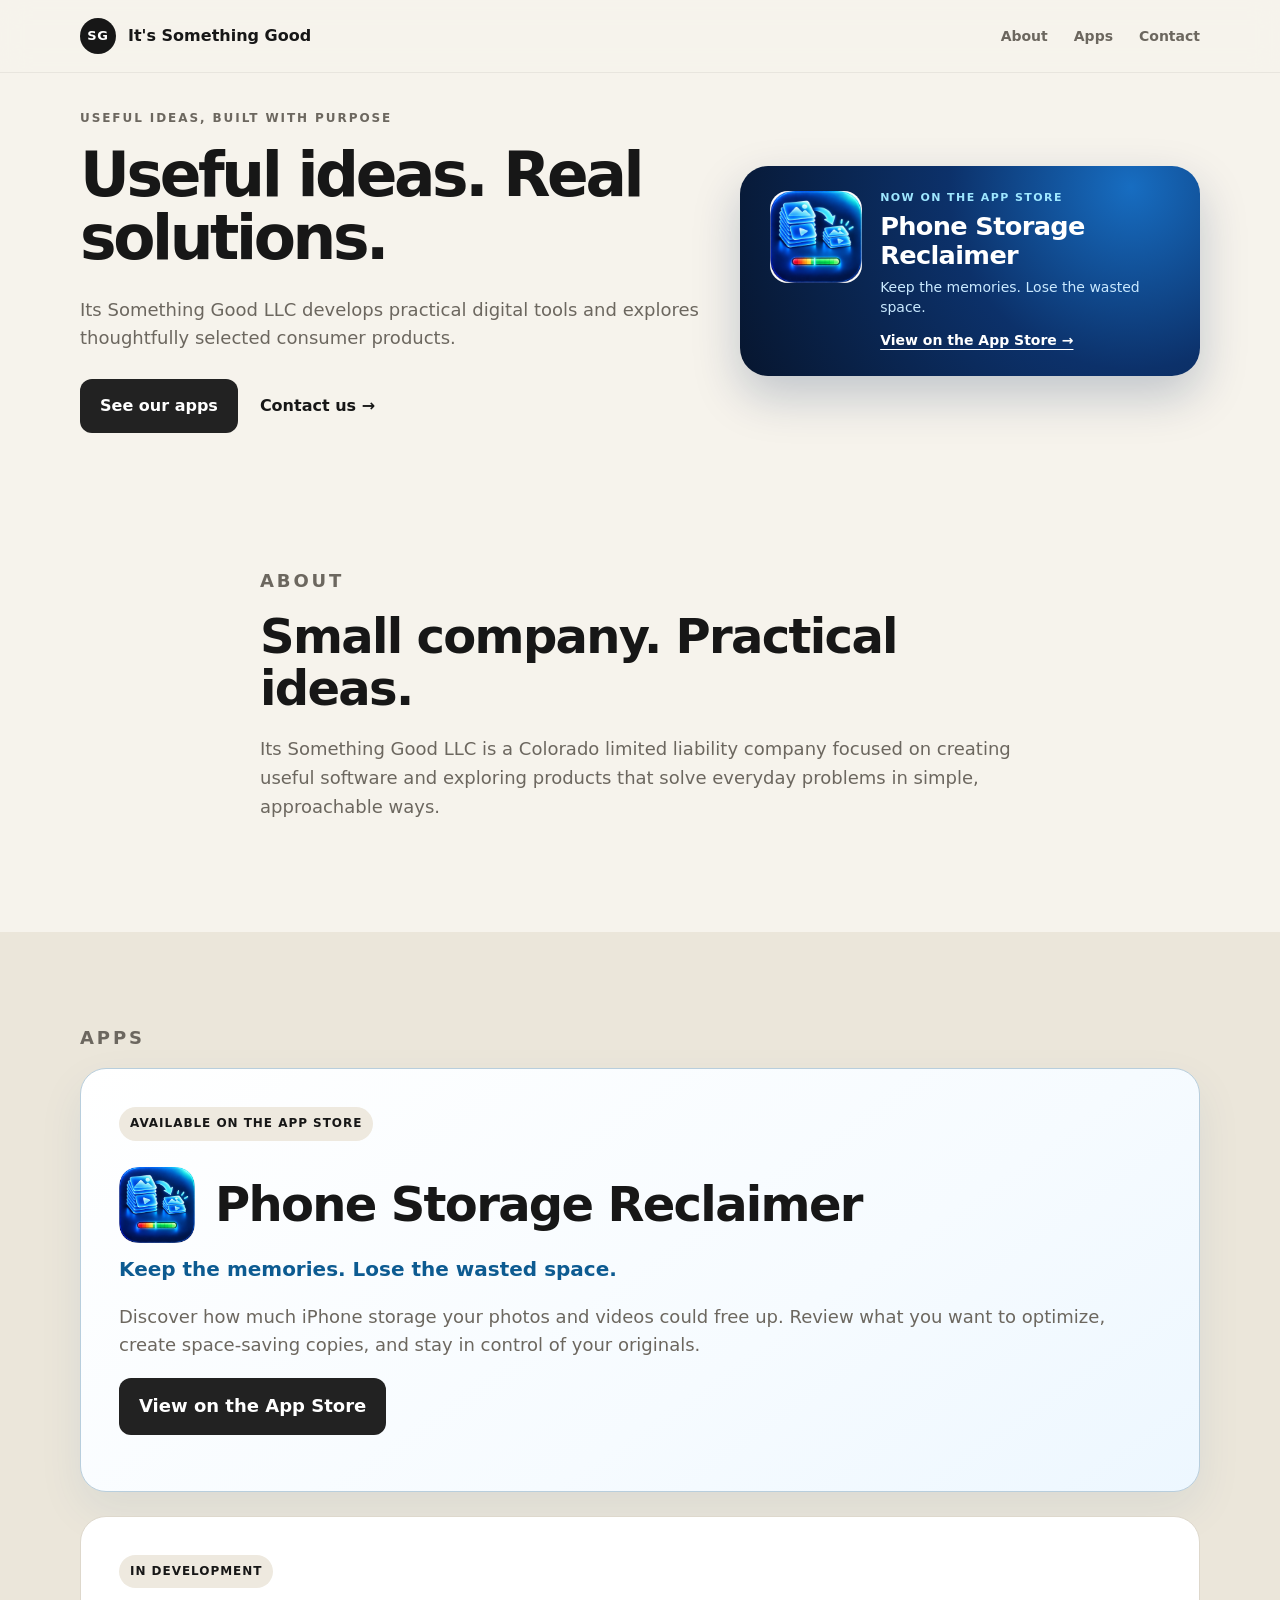
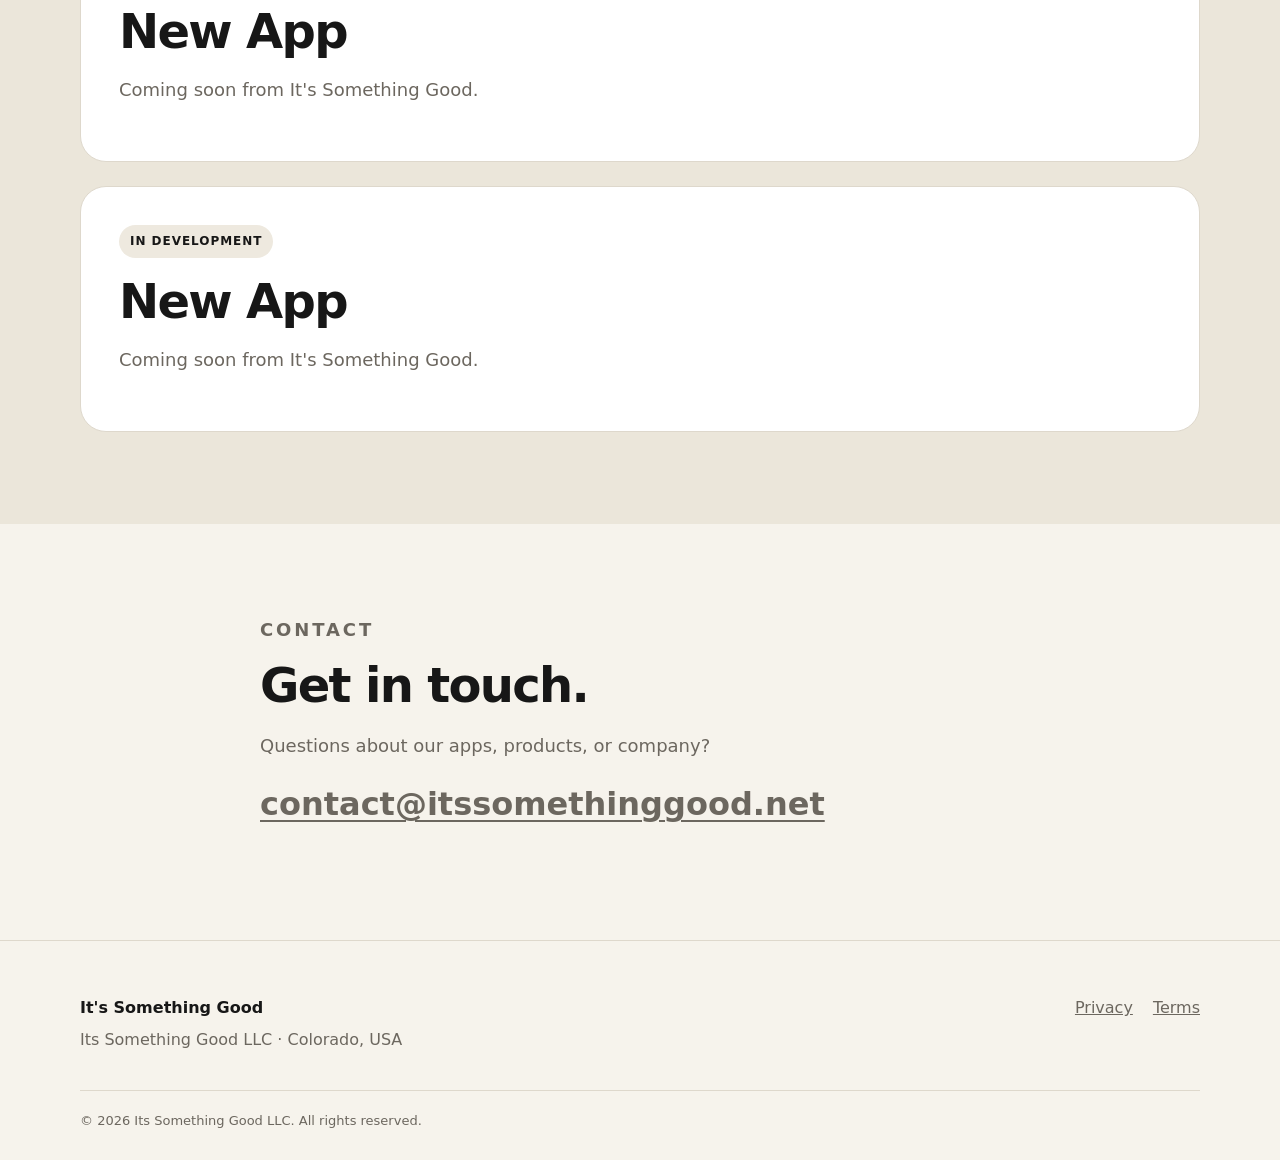
<file: index.html>
<!doctype html>
<html lang="en">
<head>
  <meta charset="utf-8">
  <meta name="viewport" content="width=device-width,initial-scale=1">
  <title>It's Something Good | Its Something Good LLC</title>
  <meta name="description" content="Its Something Good LLC develops practical digital tools and explores thoughtfully selected consumer products.">
  <link rel="icon" href="favicon.svg" type="image/svg+xml">
  <link rel="stylesheet" href="styles.css">
</head>
<body>
  <header class="site-header">
    <div class="wrap nav">
      <a class="brand" href="index.html" aria-label="It's Something Good home">
        <span class="mark">SG</span><span>It's Something Good</span>
      </a>
      <nav><a href="#about">About</a><a href="#apps">Apps</a><a href="#contact">Contact</a></nav>
    </div>
  </header>

  <main>
    <section class="hero">
      <div class="wrap hero-grid">
        <div>
          <p class="eyebrow">Useful ideas, built with purpose</p>
          <h1>Useful ideas. Real solutions.</h1>
          <p class="lede">Its Something Good LLC develops practical digital tools and explores thoughtfully selected consumer products.</p>
          <div class="actions">
            <a class="button" href="#apps">See our apps</a>
            <a class="text-link" href="#contact">Contact us →</a>
          </div>
        </div>
        <div class="hero-card launched-hero" aria-label="Phone Storage Reclaimer, now on the App Store">
          <img class="launched-icon" src="assets/phone-storage-reclaimer-icon.png" alt="Phone Storage Reclaimer app icon" width="116" height="116">
          <span class="hero-status">NOW ON THE APP STORE</span>
          <h2>Phone Storage Reclaimer</h2>
          <p>Keep the memories. Lose the wasted space.</p>
          <a class="hero-app-link" href="https://apps.apple.com/us/app/id6813633542" target="_blank" rel="noopener noreferrer">View on the App Store →</a>
        </div>
      </div>
    </section>

    <section id="about" class="section">
      <div class="wrap narrow">
        <p class="eyebrow">About</p>
        <h2>Small company. Practical ideas.</h2>
        <p>Its Something Good LLC is a Colorado limited liability company focused on creating useful software and exploring products that solve everyday problems in simple, approachable ways.</p>
      </div>
    </section>

    <section id="apps" class="section alt">
      <div class="wrap">
        <p class="eyebrow">Apps</p>
        <div class="project-list">
          <div class="project-card project-card-featured">
            <div>
              <span class="status">Available on the App Store</span>
              <div class="featured-app-heading"><img src="assets/phone-storage-reclaimer-icon.png" alt="Phone Storage Reclaimer icon" width="76" height="76"><h2>Phone Storage Reclaimer</h2></div>
              <p class="project-tagline">Keep the memories. Lose the wasted space.</p>
              <p>Discover how much iPhone storage your photos and videos could free up. Review what you want to optimize, create space-saving copies, and stay in control of your originals.</p>
              <p><a class="button" href="https://apps.apple.com/us/app/id6813633542" target="_blank" rel="noopener noreferrer" aria-label="Get Phone Storage Reclaimer on the Apple App Store">View on the App Store</a></p>
            </div>
          </div>
          <div class="project-card">
            <div>
              <span class="status">In development</span>
              <h2>New App</h2>
              <p>Coming soon from It's Something Good.</p>
            </div>
          </div>
          <div class="project-card">
            <div>
              <span class="status">In development</span>
              <h2>New App</h2>
              <p>Coming soon from It's Something Good.</p>
            </div>
          </div>
        </div>
      </div>
    </section>

    <section id="contact" class="section">
      <div class="wrap narrow">
        <p class="eyebrow">Contact</p>
        <h2>Get in touch.</h2>
        <p>Questions about our apps, products, or company?</p>
        <p><a class="email" href="mailto:contact@itssomethinggood.net">contact@itssomethinggood.net</a></p>
      </div>
    </section>
  </main>

  <footer>
    <div class="wrap footer-grid">
      <div><strong>It's Something Good</strong><p>Its Something Good LLC · Colorado, USA</p></div>
      <div class="footer-links"><a href="privacy.html">Privacy</a><a href="terms.html">Terms</a></div>
    </div>
    <div class="wrap copyright">© <span id="year"></span> Its Something Good LLC. All rights reserved.</div>
  </footer>
  <script>document.getElementById('year').textContent=new Date().getFullYear();</script>
</body>
</html>
</file>
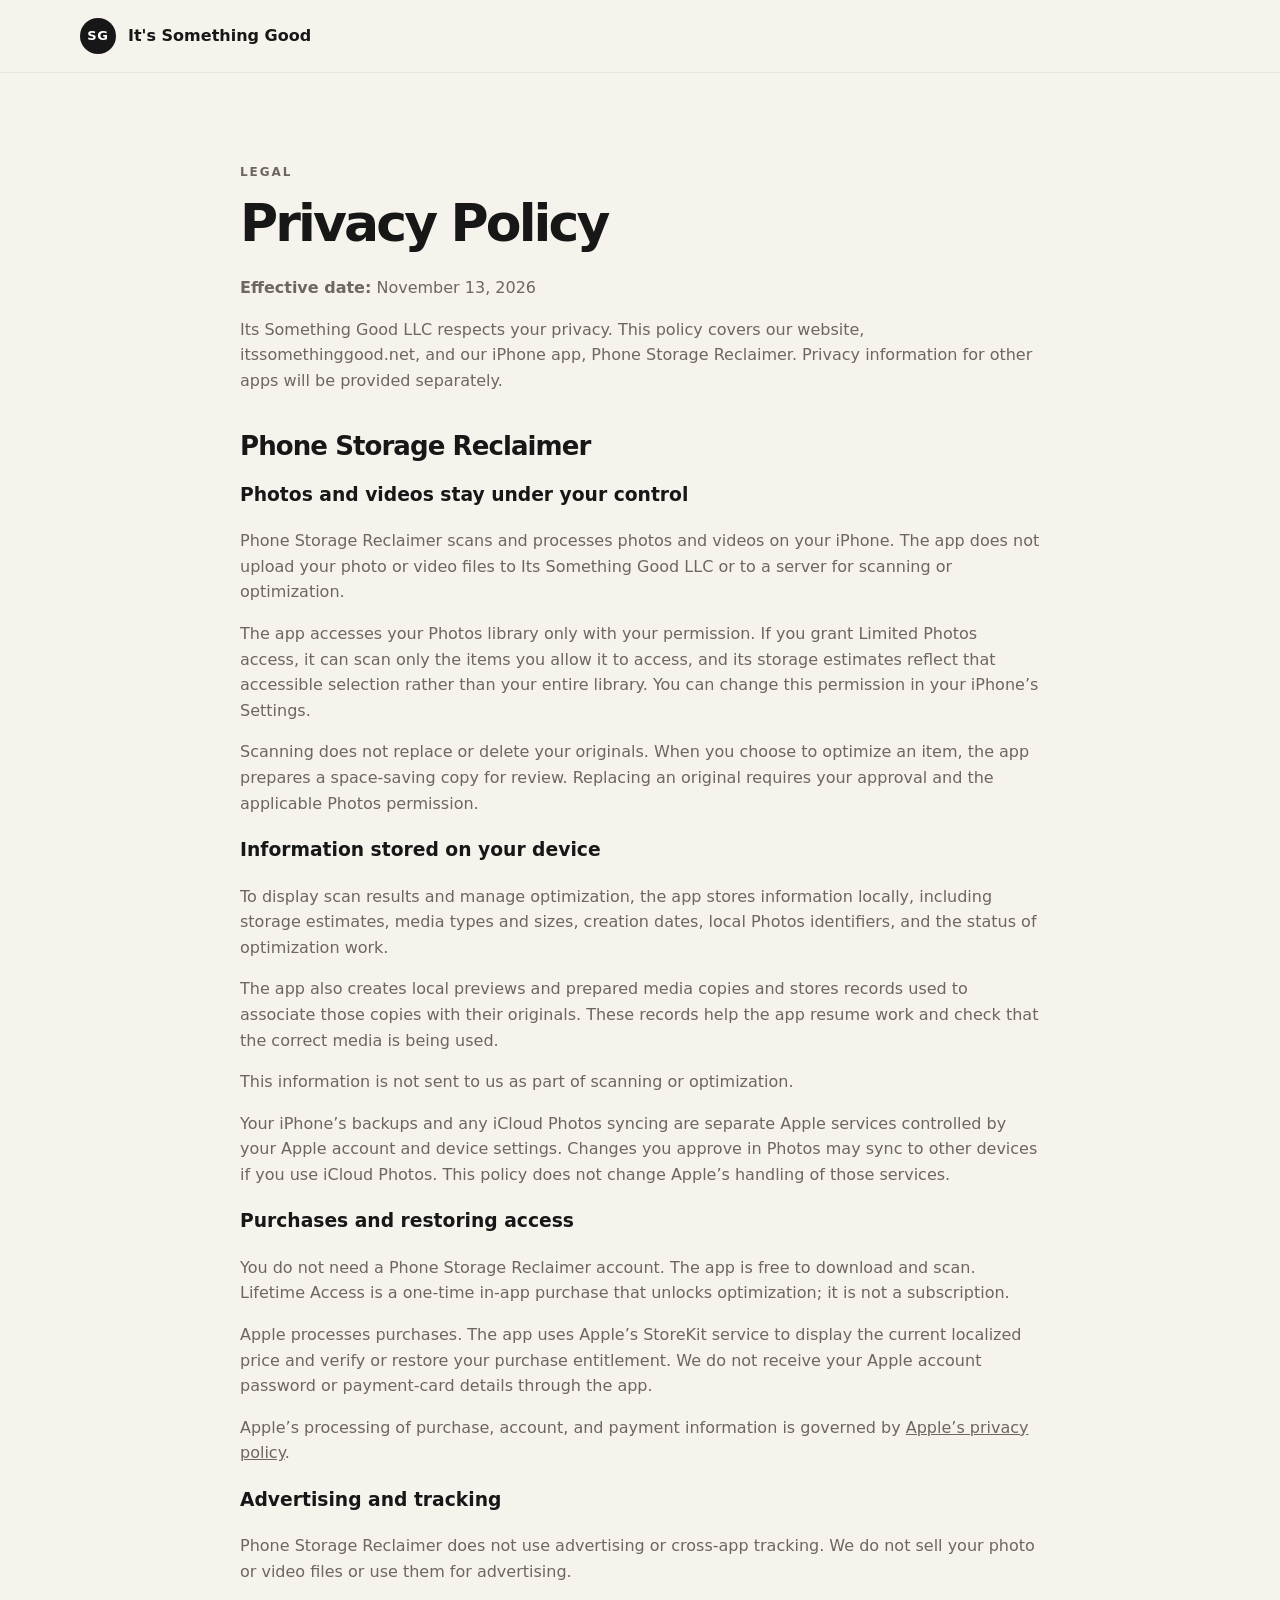
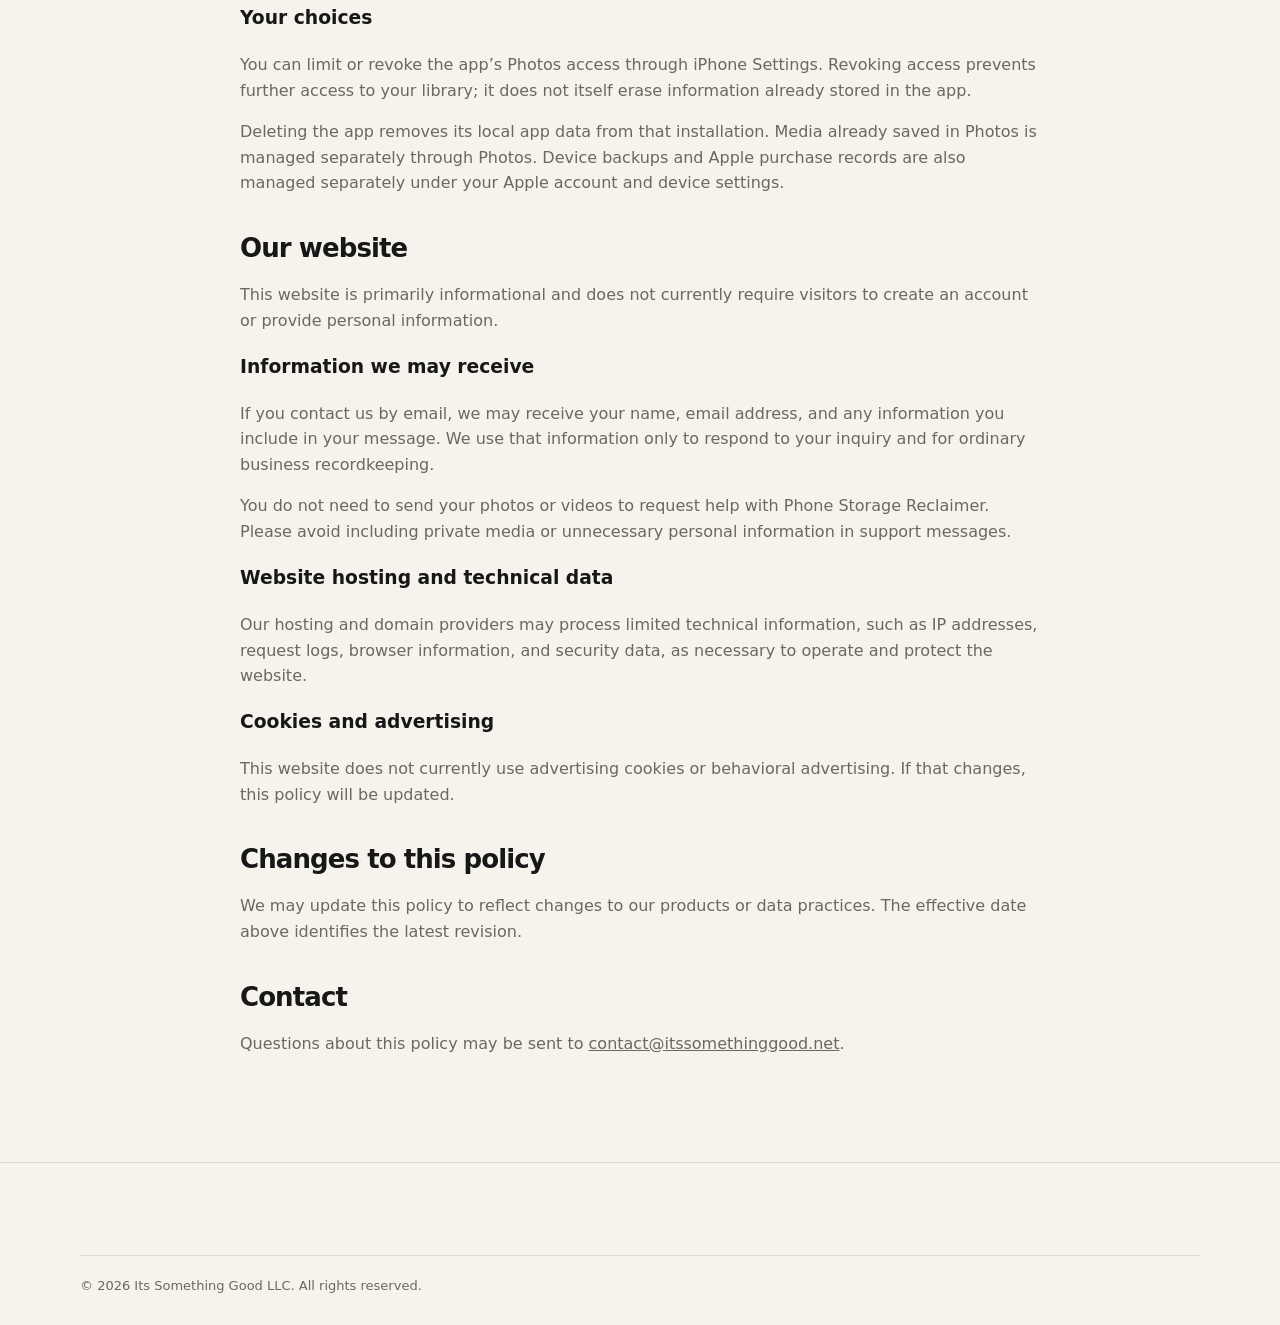
<file: privacy.html>
<!doctype html>
<html lang="en">
<head>
  <meta charset="utf-8">
  <meta name="viewport" content="width=device-width, initial-scale=1">
  <title>Privacy Policy | It's Something Good</title>
  <link rel="stylesheet" href="styles.css">
</head>
<body>
  <header class="site-header">
    <div class="wrap nav">
      <a class="brand" href="index.html">
        <span class="mark">SG</span>
        <span>It's Something Good</span>
      </a>
    </div>
  </header>

  <main class="wrap legal">
    <p class="eyebrow">Legal</p>
    <h1>Privacy Policy</h1>
    <p><strong>Effective date:</strong> November 13, 2026</p>

    <p>Its Something Good LLC respects your privacy. This policy covers our website, itssomethinggood.net, and our iPhone app, Phone Storage Reclaimer. Privacy information for other apps will be provided separately.</p>

    <h2>Phone Storage Reclaimer</h2>
    <h3>Photos and videos stay under your control</h3>
    <p>Phone Storage Reclaimer scans and processes photos and videos on your iPhone. The app does not upload your photo or video files to Its Something Good LLC or to a server for scanning or optimization.</p>
    <p>The app accesses your Photos library only with your permission. If you grant Limited Photos access, it can scan only the items you allow it to access, and its storage estimates reflect that accessible selection rather than your entire library. You can change this permission in your iPhone’s Settings.</p>
    <p>Scanning does not replace or delete your originals. When you choose to optimize an item, the app prepares a space-saving copy for review. Replacing an original requires your approval and the applicable Photos permission.</p>

    <h3>Information stored on your device</h3>
    <p>To display scan results and manage optimization, the app stores information locally, including storage estimates, media types and sizes, creation dates, local Photos identifiers, and the status of optimization work.</p>
    <p>The app also creates local previews and prepared media copies and stores records used to associate those copies with their originals. These records help the app resume work and check that the correct media is being used.</p>
    <p>This information is not sent to us as part of scanning or optimization.</p>
    <p>Your iPhone’s backups and any iCloud Photos syncing are separate Apple services controlled by your Apple account and device settings. Changes you approve in Photos may sync to other devices if you use iCloud Photos. This policy does not change Apple’s handling of those services.</p>

    <h3>Purchases and restoring access</h3>
    <p>You do not need a Phone Storage Reclaimer account. The app is free to download and scan. Lifetime Access is a one-time in-app purchase that unlocks optimization; it is not a subscription.</p>
    <p>Apple processes purchases. The app uses Apple’s StoreKit service to display the current localized price and verify or restore your purchase entitlement. We do not receive your Apple account password or payment-card details through the app.</p>
    <p>Apple’s processing of purchase, account, and payment information is governed by <a href="https://www.apple.com/legal/privacy/">Apple’s privacy policy</a>.</p>

    <h3>Advertising and tracking</h3>
    <p>Phone Storage Reclaimer does not use advertising or cross-app tracking. We do not sell your photo or video files or use them for advertising.</p>

    <h3>Your choices</h3>
    <p>You can limit or revoke the app’s Photos access through iPhone Settings. Revoking access prevents further access to your library; it does not itself erase information already stored in the app.</p>
    <p>Deleting the app removes its local app data from that installation. Media already saved in Photos is managed separately through Photos. Device backups and Apple purchase records are also managed separately under your Apple account and device settings.</p>

    <h2>Our website</h2>
    <p>This website is primarily informational and does not currently require visitors to create an account or provide personal information.</p>

    <h3>Information we may receive</h3>
    <p>If you contact us by email, we may receive your name, email address, and any information you include in your message. We use that information only to respond to your inquiry and for ordinary business recordkeeping.</p>
    <p>You do not need to send your photos or videos to request help with Phone Storage Reclaimer. Please avoid including private media or unnecessary personal information in support messages.</p>

    <h3>Website hosting and technical data</h3>
    <p>Our hosting and domain providers may process limited technical information, such as IP addresses, request logs, browser information, and security data, as necessary to operate and protect the website.</p>

    <h3>Cookies and advertising</h3>
    <p>This website does not currently use advertising cookies or behavioral advertising. If that changes, this policy will be updated.</p>

    <h2>Changes to this policy</h2>
    <p>We may update this policy to reflect changes to our products or data practices. The effective date above identifies the latest revision.</p>

    <h2>Contact</h2>
    <p>Questions about this policy may be sent to <a href="mailto:contact@itssomethinggood.net">contact@itssomethinggood.net</a>.</p>
  </main>

  <footer>
    <div class="wrap copyright">© 2026 Its Something Good LLC. All rights reserved.</div>
  </footer>
</body>
</html>
</file>
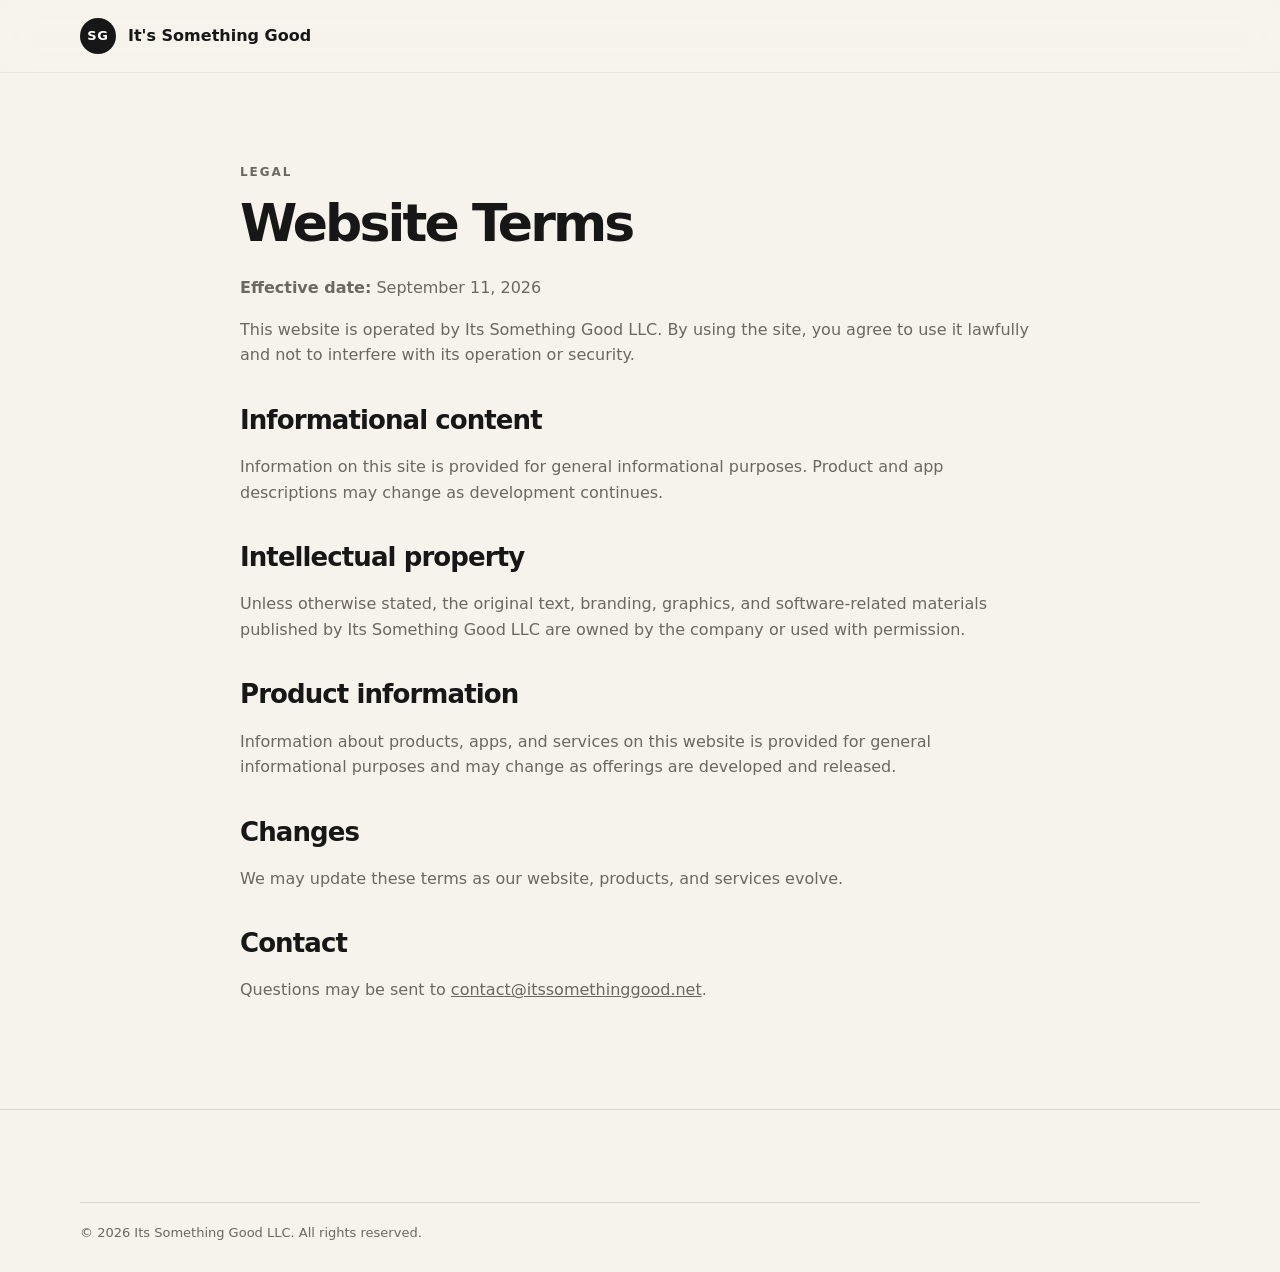
<file: terms.html>
<!doctype html><html lang="en"><head><meta charset="utf-8"><meta name="viewport" content="width=device-width,initial-scale=1"><title>Terms | It's Something Good</title><link rel="stylesheet" href="styles.css"></head><body><header class="site-header"><div class="wrap nav"><a class="brand" href="index.html"><span class="mark">SG</span><span>It's Something Good</span></a></div></header><main class="wrap legal"><p class="eyebrow">Legal</p><h1>Website Terms</h1><p><strong>Effective date:</strong> September 11, 2026</p><p>This website is operated by Its Something Good LLC. By using the site, you agree to use it lawfully and not to interfere with its operation or security.</p><h2>Informational content</h2><p>Information on this site is provided for general informational purposes. Product and app descriptions may change as development continues.</p><h2>Intellectual property</h2><p>Unless otherwise stated, the original text, branding, graphics, and software-related materials published by Its Something Good LLC are owned by the company or used with permission.</p><h2>Product information</h2><p>Information about products, apps, and services on this website is provided for general informational purposes and may change as offerings are developed and released.</p><h2>Changes</h2><p>We may update these terms as our website, products, and services evolve.</p><h2>Contact</h2><p>Questions may be sent to <a href="mailto:contact@itssomethinggood.net">contact@itssomethinggood.net</a>.</p></main><footer><div class="wrap copyright">© 2026 Its Something Good LLC. All rights reserved.</div></footer></body></html>
</file>
<file: styles.css>
:root{--bg:#f6f3ec;--ink:#171717;--muted:#6c675f;--card:#fff;--line:#ded8cc;--accent:#222}
*{box-sizing:border-box}html{scroll-behavior:smooth}body{margin:0;font-family:Inter,ui-sans-serif,system-ui,-apple-system,BlinkMacSystemFont,"Segoe UI",sans-serif;color:var(--ink);background:var(--bg);line-height:1.6}a{color:inherit}.wrap{width:min(1120px,calc(100% - 40px));margin:0 auto}.narrow{max-width:760px}.site-header{position:sticky;top:0;z-index:10;background:rgba(246,243,236,.92);backdrop-filter:blur(14px);border-bottom:1px solid rgba(0,0,0,.06)}.nav{height:72px;display:flex;align-items:center;justify-content:space-between;gap:24px}.brand{display:flex;align-items:center;gap:12px;text-decoration:none;font-weight:750}.mark{display:grid;place-items:center;width:36px;height:36px;border-radius:50%;background:#171717;color:#fff;font-size:13px;letter-spacing:.06em}nav{display:flex;gap:26px}nav a{text-decoration:none;color:var(--muted);font-size:14px;font-weight:650}.hero{padding:100px 0 90px}.hero-grid{display:grid;grid-template-columns:1.4fr .8fr;gap:70px;align-items:center}.eyebrow{text-transform:uppercase;letter-spacing:.16em;font-size:12px;font-weight:800;color:var(--muted);margin:0 0 16px}h1{font-size:clamp(48px,7vw,84px);line-height:.98;letter-spacing:-.055em;margin:0 0 26px;max-width:850px}h2{font-size:clamp(32px,4vw,48px);line-height:1.08;letter-spacing:-.035em;margin:0 0 20px}.lede{font-size:21px;max-width:690px;color:var(--muted);margin-bottom:34px}.actions{display:flex;gap:22px;align-items:center;flex-wrap:wrap}.button{display:inline-block;background:var(--accent);color:#fff;text-decoration:none;padding:14px 20px;border-radius:12px;font-weight:750}.text-link{text-decoration:none;font-weight:750}.hero-card{min-height:330px;background:#1c1c1c;color:#fff;border-radius:28px;padding:34px;display:flex;flex-direction:column;justify-content:flex-end;box-shadow:0 25px 70px rgba(0,0,0,.16)}.hero-visual{display:flex;justify-content:center;align-items:center;min-height:180px;margin-bottom:8px}.hero-visual img{width:190px;height:190px;object-fit:contain;filter:drop-shadow(0 18px 28px rgba(0,0,0,.35))}.hero-card p{font-size:28px;font-weight:800;margin:24px 0 0}.hero-card small{color:#c8c8c8}.section{padding:92px 0}.alt{background:#ebe6da}.section p{font-size:18px;color:var(--muted)}.project-list{display:grid;gap:24px}.project-card{background:var(--card);border:1px solid var(--line);border-radius:26px;padding:38px;display:grid;grid-template-columns:1fr auto;gap:36px;align-items:center}.project-card-featured{border-color:#b8cedd;background:linear-gradient(145deg,#fff 0,#f6fbff 62%,#edf7ff 100%);box-shadow:0 18px 45px rgba(22,79,125,.08)}.status{display:inline-block;padding:7px 11px;border-radius:999px;background:#eee9df;font-size:12px;font-weight:800;text-transform:uppercase;letter-spacing:.08em;margin-bottom:18px}.project-card h2{margin-bottom:12px}.project-card .project-tagline{font-size:20px;color:#0d5b91;font-weight:800;margin:0 0 10px}.project-badge-wrap{display:flex;align-items:center;justify-content:center}.project-badge-image{width:110px;height:110px;object-fit:contain;filter:drop-shadow(0 12px 20px rgba(0,0,0,.18))}.feature-chips{display:flex;flex-wrap:wrap;gap:8px;margin-top:20px}.feature-chips span{font-size:12px;font-weight:750;color:#184d6d;background:#e8f5fb;border:1px solid #cae7f3;border-radius:999px;padding:7px 10px}.email{font-size:clamp(20px,4vw,32px);font-weight:800;text-decoration-thickness:2px;text-underline-offset:5px}footer{padding:54px 0 28px;border-top:1px solid var(--line)}.footer-grid{display:flex;justify-content:space-between;gap:30px;align-items:flex-start}.footer-grid p{color:var(--muted);margin:6px 0 0}.footer-links{display:flex;gap:20px}.footer-links a{color:var(--muted)}.copyright{margin-top:38px;padding-top:20px;border-top:1px solid var(--line);color:var(--muted);font-size:13px}.legal{padding:90px 0;max-width:800px}.legal h1{font-size:52px}.legal h2{font-size:26px;margin-top:38px}.legal p,.legal li{color:var(--muted)}@media(max-width:760px){nav{display:none}.hero{padding:72px 0 60px}.hero-grid{grid-template-columns:1fr;gap:42px}.hero-card{min-height:280px}.section{padding:70px 0}.project-card{grid-template-columns:1fr;padding:28px}.project-badge-wrap{justify-content:flex-start}.feature-chips{gap:6px}.footer-grid{flex-direction:column}}

/* Compact launch-first homepage */
.hero{padding:48px 0 50px}
.hero-grid{grid-template-columns:minmax(0,1.15fr) minmax(310px,.85fr);gap:48px}
.hero h1{font-size:clamp(42px,5.4vw,68px);line-height:1.02}
.hero .lede{font-size:18px;margin-bottom:26px}
.hero-card.launched-hero{min-height:310px;padding:28px;background:radial-gradient(circle at 85% 10%,#176dc1 0%,#0c316a 42%,#07162f 100%);box-shadow:0 20px 48px rgba(5,38,86,.22);align-items:flex-start;justify-content:center}
.launched-icon{width:100px;height:100px;object-fit:contain;border-radius:22px;margin-bottom:12px}
.hero-status{font-size:11px;letter-spacing:.13em;color:#9ee7ff;font-weight:800}
.launched-hero h2{font-size:clamp(24px,2.6vw,33px);margin:7px 0 4px;letter-spacing:-.03em}
.launched-hero p{font-size:15px;font-weight:500;color:#c9e9ff;margin:0 0 13px}
.hero-app-link{color:white;font-size:14px;font-weight:800;text-underline-offset:4px}
.featured-app-heading{display:flex;align-items:center;gap:20px;margin:8px 0 10px}
.featured-app-heading img{width:76px;height:76px;border-radius:17px;object-fit:contain;flex-shrink:0}
.featured-app-heading h2{margin:0}
@media(max-width:760px){.hero{padding:42px 0 42px}.hero-grid{grid-template-columns:1fr;gap:26px}.hero-card.launched-hero{min-height:0}.featured-app-heading{align-items:flex-start}.featured-app-heading h2{font-size:clamp(26px,6vw,36px)}}

/* Hero layout refinements: explicit selectors override original hero-card defaults */
.hero{padding:36px 0 42px}
.hero-grid{grid-template-columns:minmax(0,1.15fr) minmax(380px,.85fr);gap:38px;align-items:center}
.hero h1{font-size:clamp(40px,4.8vw,62px);max-width:720px}
.hero-card.launched-hero{min-height:0;padding:25px 30px;display:grid;grid-template-columns:92px minmax(0,1fr);column-gap:18px;row-gap:7px;align-items:center;align-content:center;justify-items:start}
.hero-card.launched-hero .launched-icon{grid-column:1;grid-row:1 / span 4;width:92px;height:92px;border-radius:18px;margin:0;align-self:start}
.hero-card.launched-hero .hero-status{grid-column:2;font-size:11px;line-height:1.3}
.hero-card.launched-hero h2{grid-column:2;font-size:clamp(21px,2vw,28px);line-height:1.13;margin:0;letter-spacing:-.025em;overflow-wrap:normal}
.hero-card.launched-hero p{grid-column:2;font-size:14px;line-height:1.45;font-weight:500;color:#c9e9ff;margin:0}
.hero-card.launched-hero .hero-app-link{grid-column:2;font-size:14px;line-height:1.5;margin-top:5px}
@media(max-width:900px){.hero-grid{grid-template-columns:1fr;gap:22px}.hero-card.launched-hero{max-width:650px}.hero{padding:34px 0 42px}}
@media(max-width:480px){.hero-card.launched-hero{grid-template-columns:68px minmax(0,1fr);padding:20px;column-gap:13px}.hero-card.launched-hero .launched-icon{width:68px;height:68px;border-radius:14px}.hero-card.launched-hero h2{font-size:21px}.hero h1{font-size:clamp(38px,10vw,48px)}}
</file>
